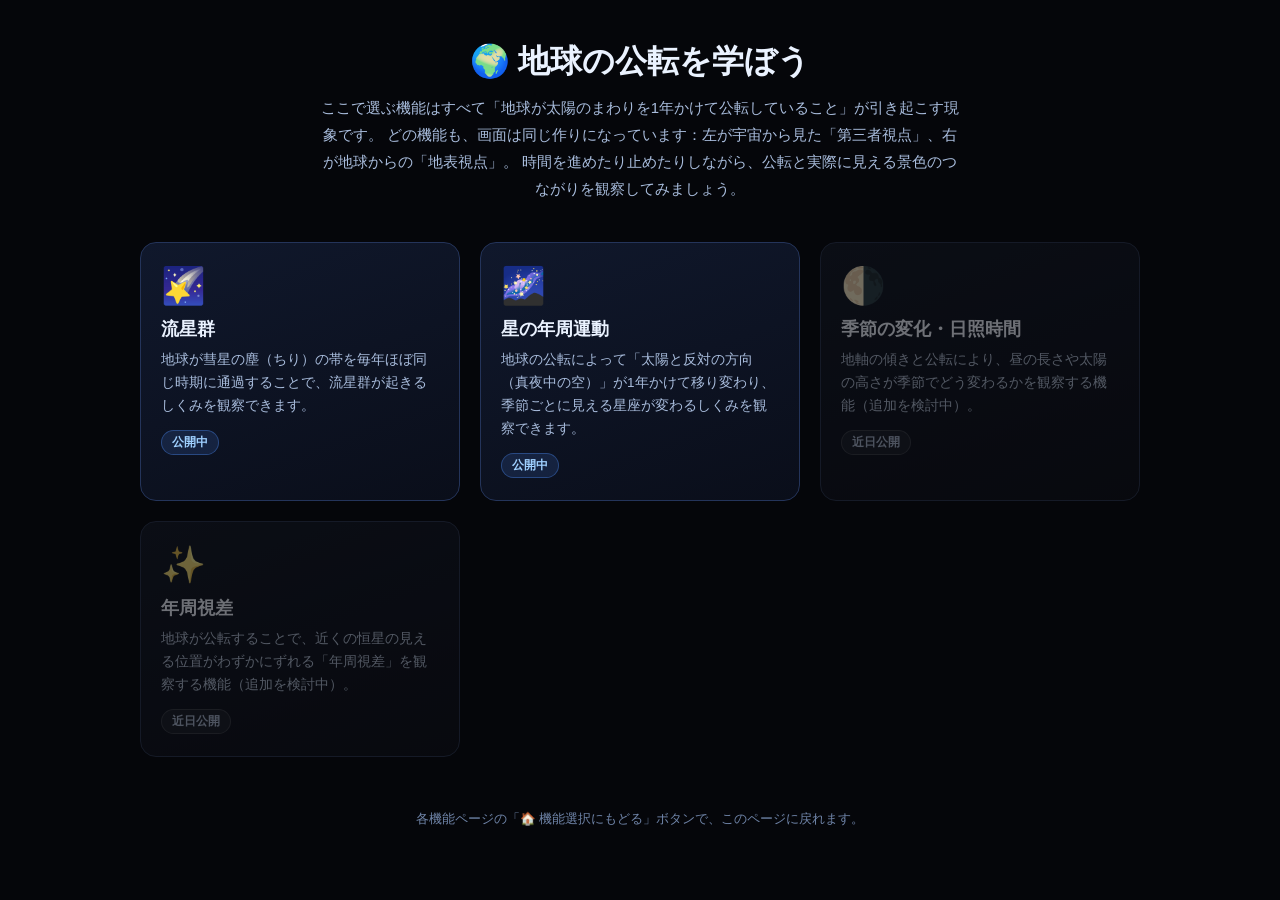
<file: index.html>
<!DOCTYPE html>
<html lang="ja">
<head>
<meta charset="UTF-8">
<meta name="viewport" content="width=device-width, initial-scale=1.0">
<title>地球の公転を学ぼう｜機能選択</title>
<style>
  :root {
    color-scheme: dark;
  }
  html, body {
    margin: 0; padding: 0; min-height: 100%;
    background: #05060a; color: #eaf2ff; font-family: "Hiragino Sans", "Yu Gothic", sans-serif;
  }
  header {
    padding: 40px 24px 16px;
    text-align: center;
  }
  header h1 {
    font-size: clamp(22px, 4vw, 32px);
    margin: 0 0 10px;
  }
  header p {
    color: #a8bcdc; font-size: 15px; line-height: 1.8; max-width: 640px; margin: 0 auto;
  }
  main {
    max-width: 1000px;
    margin: 0 auto;
    padding: 24px;
  }
  .grid {
    display: grid;
    grid-template-columns: repeat(auto-fit, minmax(260px, 1fr));
    gap: 20px;
  }
  .card {
    display: block;
    background: linear-gradient(160deg, #10182c, #0a0e1a);
    border: 1px solid #24345a;
    border-radius: 16px;
    padding: 22px 20px;
    text-decoration: none;
    color: inherit;
    transition: transform 0.15s ease, border-color 0.15s ease, box-shadow 0.15s ease;
    position: relative;
    overflow: hidden;
  }
  .card:hover {
    transform: translateY(-3px);
    border-color: #4d8fff;
    box-shadow: 0 12px 30px rgba(30,60,120,0.35);
  }
  .card .icon { font-size: 36px; margin-bottom: 10px; display: block; }
  .card h2 { font-size: 18px; margin: 0 0 8px; }
  .card p { font-size: 13.5px; color: #a8bcdc; line-height: 1.7; margin: 0; }
  .card .tag {
    display: inline-block; margin-top: 12px; font-size: 12px; font-weight: bold;
    color: #9fd0ff; background: rgba(79,143,255,0.14); border: 1px solid rgba(79,143,255,0.35);
    padding: 3px 10px; border-radius: 999px;
  }
  .card.disabled {
    opacity: 0.45; pointer-events: none; filter: grayscale(0.4);
  }
  .card.disabled .tag { color: #9db2d6; background: rgba(255,255,255,0.05); border-color: rgba(255,255,255,0.12); }
  footer {
    text-align: center; color: #6f84a8; font-size: 12.5px; padding: 30px 20px 50px;
  }
</style>
</head>
<body>
  <header>
    <h1>🌍 地球の公転を学ぼう</h1>
    <p>
      ここで選ぶ機能はすべて「地球が太陽のまわりを1年かけて公転していること」が引き起こす現象です。
      どの機能も、画面は同じ作りになっています：左が宇宙から見た「第三者視点」、右が地球からの「地表視点」。
      時間を進めたり止めたりしながら、公転と実際に見える景色のつながりを観察してみましょう。
    </p>
  </header>
  <main>
    <div class="grid">
      <a class="card" href="features/meteor-shower.html">
        <span class="icon">🌠</span>
        <h2>流星群</h2>
        <p>地球が彗星の塵（ちり）の帯を毎年ほぼ同じ時期に通過することで、流星群が起きるしくみを観察できます。</p>
        <span class="tag">公開中</span>
      </a>

      <a class="card" href="features/star-year-motion.html">
        <span class="icon">🌌</span>
        <h2>星の年周運動</h2>
        <p>地球の公転によって「太陽と反対の方向（真夜中の空）」が1年かけて移り変わり、季節ごとに見える星座が変わるしくみを観察できます。</p>
        <span class="tag">公開中</span>
      </a>

      <div class="card disabled">
        <span class="icon">🌗</span>
        <h2>季節の変化・日照時間</h2>
        <p>地軸の傾きと公転により、昼の長さや太陽の高さが季節でどう変わるかを観察する機能（追加を検討中）。</p>
        <span class="tag">近日公開</span>
      </div>

      <div class="card disabled">
        <span class="icon">✨</span>
        <h2>年周視差</h2>
        <p>地球が公転することで、近くの恒星の見える位置がわずかにずれる「年周視差」を観察する機能（追加を検討中）。</p>
        <span class="tag">近日公開</span>
      </div>
    </div>
  </main>
  <footer>
    各機能ページの「🏠 機能選択にもどる」ボタンで、このページに戻れます。
  </footer>
</body>
</html>
</file>
